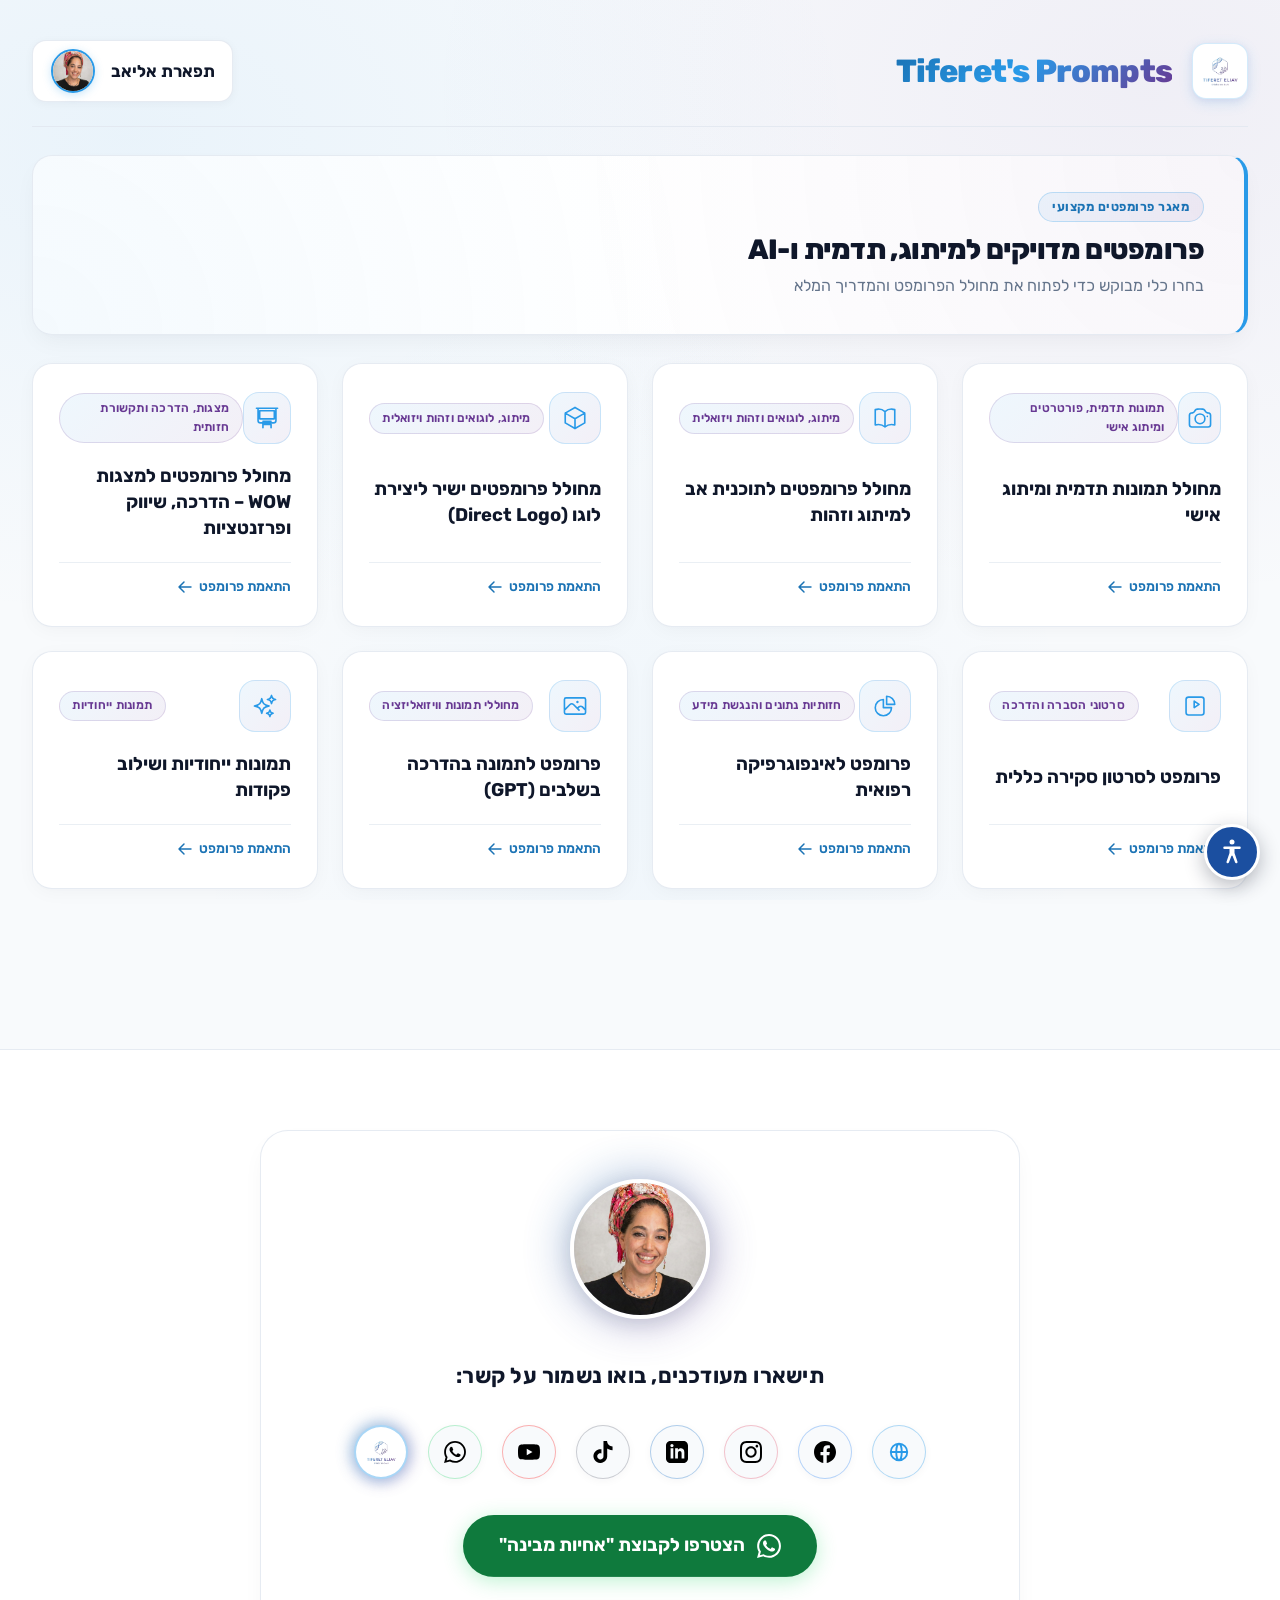
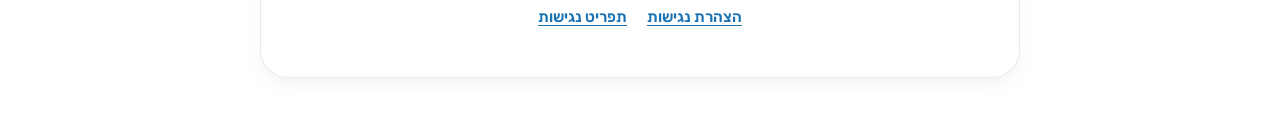
<file: index.html>
<!DOCTYPE html>
<html lang="he" dir="rtl">
<head>
  <meta charset="UTF-8">
  <meta name="viewport" content="width=device-width, initial-scale=1.0">
  <meta name="description" content="מאגר פרומפטים חדשני ומקצועי לתמונות תדמית, מיתוג ולוגואים, מצגות WOW, תקשורת רפואית ואינפוגרפיקות.">
  <title>Tiferet's Prompts | מאגר פרומפטים לתמונות תדמית, מיתוג ומצגות AI</title>
  
  <!-- Premium Fonts -->
  <link rel="preconnect" href="https://fonts.googleapis.com">
  <link rel="preconnect" href="https://fonts.gstatic.com" crossorigin>
  <link href="https://fonts.googleapis.com/css2?family=Assistant:wght@300;400;600;700&family=Inter:wght@300;400;600;700&family=Rubik:wght@300;400;600;700&display=swap" rel="stylesheet">
  
  <!-- CSS Stylesheet -->
  <link rel="stylesheet" href="index.css?v=32">

  <!-- Accessibility layer (IS 5568 / WCAG 2.0 AA) – loaded early to apply saved preferences -->
  <script src="a11y.js?v=1"></script>
</head>
<body>

  <a href="#main-content" class="skip-link">דילוג לתוכן הראשי</a>

  <!-- Premium Header -->
  <header>
    <div class="header-container">
      <div class="brand-section">
        <img src="logo.png" alt="לוגו Tiferet's Prompts" class="brand-logo">
        <div class="logo-section">
          <h1>
            <span>Tiferet's Prompts</span>
          </h1>
        </div>
      </div>
      
      <!-- User profile badge -->
      <div class="user-profile">
        <span class="user-name">תפארת אליאב</span>
        <img src="tiferet.jpeg" alt="" class="user-avatar">
      </div>
    </div>
  </header>

  <!-- Bento Grid Main Content -->
  <main class="bento-grid" id="main-content" tabindex="-1">
    
    <!-- Welcome Panel -->
    <div class="bento-card card-welcome">
      <div class="welcome-badge">מאגר פרומפטים מקצועי</div>
      <h2>פרומפטים מדויקים למיתוג, תדמית ו-AI</h2>
      <p>בחרו כלי מבוקש כדי לפתוח את מחולל הפרומפט והמדריך המלא</p>
    </div>

    <!-- Dynamic Prompt Card List -->
    <div id="prompts-list" class="span-12 prompts-grid">
      <!-- Cards will be dynamically injected here -->
    </div>

    <!-- Active Workspace (Initially Hidden) -->
    <div id="workspace" class="workspace-container span-12">
      
      <!-- Back Navigation -->
      <div class="workspace-nav">
        <button type="button" class="btn-secondary" id="btn-back-to-prompts" style="cursor: pointer;">
          <svg xmlns="http://www.w3.org/2000/svg" fill="none" viewBox="0 0 24 24" stroke-width="2.5" stroke="currentColor" class="w-4 h-4" style="width:16px;height:16px;"><path stroke-linecap="round" stroke-linejoin="round" d="M8.25 4.5l7.5 7.5-7.5 7.5" /></svg>
          חזור לרשימת הפרומפטים
        </button>
      </div>
      
      <!-- Left Card: Customization Form -->
      <section class="bento-card variables-panel">
        <h2 class="panel-title" id="workspace-title">
          <!-- Injected by JS -->
        </h2>
        
        <form id="variables-form">
          <!-- Dynamically populated variable fields go here -->
        </form>
        
        <div class="var-badge-info">
          <svg xmlns="http://www.w3.org/2000/svg" fill="none" viewBox="0 0 24 24" stroke-width="2" stroke="currentColor" class="w-4 h-4" style="width:16px;height:16px;">
            <path stroke-linecap="round" stroke-linejoin="round" d="M11.25 11.25l.041-.02a.75.75 0 111.085 1.086L12.07 14.125a3 3 0 00-4.908 1.48L6 18c0-.75.313-1.45.823-1.96L11.25 11.25zM12 7.5a.75.75 0 110-1.5.75.75 0 010 1.5z" />
          </svg>
          שדות אלו יחליפו אוטומטית את הסוגריים המסולסלים בפרומפט
        </div>
      </section>

      <!-- Right Card: Live Code View -->
      <section class="bento-card prompt-viewer-panel">
        <h2 class="panel-title">
          <svg xmlns="http://www.w3.org/2000/svg" fill="none" viewBox="0 0 24 24" stroke-width="1.5" stroke="currentColor" class="w-5 h-5" style="width:20px;height:20px;"><path stroke-linecap="round" stroke-linejoin="round" d="M17.25 6.75L22.5 12l-5.25 5.25m-10.5 0L1.5 12l5.25-5.25m7.5-3l-4.5 16.5" /></svg>
          תצוגה מקדימה וקוד פרומפט
        </h2>
        
        <div class="code-container">
          <div class="code-header">
            <div class="code-dots">
              <div class="code-dot"></div>
              <div class="code-dot"></div>
              <div class="code-dot"></div>
            </div>
            <span>master_system_prompt.txt</span>
          </div>
          <pre id="prompt-preview" class="prompt-text-block" lang="en" dir="ltr" tabindex="0" aria-label="תצוגה מקדימה של הפרומפט (באנגלית)"><!-- Injected by JS --></pre>
        </div>

        <div class="action-bar">
          <button type="button" class="btn-primary" id="btn-copy">
            <svg xmlns="http://www.w3.org/2000/svg" fill="none" viewBox="0 0 24 24" stroke-width="2" stroke="currentColor" class="w-5 h-5" style="width:20px;height:20px;"><path stroke-linecap="round" stroke-linejoin="round" d="M8.25 7.5V6.108c0-1.135.845-2.098 1.976-2.192.373-.03.748-.057 1.123-.08M15.75 18H18a2.25 2.25 0 002.25-2.25V6.108c0-1.135-.845-2.098-1.976-2.192a48.424 48.424 0 00-1.123-.08M15.75 18.75v-1.875a3.375 3.375 0 00-3.375-3.375h-1.5a1.125 1.125 0 01-1.125-1.125v-1.5A3.375 3.375 0 006.375 7.5H5.25m11.9-3.664A2.251 2.251 0 0015 2.25h-1.5a2.251 2.251 0 00-2.15 1.586m5.8 0c.065.21.1.433.1.664v.75h-6V4.5c0-.231.035-.454.1-.664M6.75 7.5H4.875c-.621 0-1.125.504-1.125 1.125v12c0 .621.504 1.125 1.125 1.125h9.75c.621 0 1.125-.504 1.125-1.125V16.5" /></svg>
            העתק פרומפט מותאם
          </button>
          
          <button type="button" class="btn-secondary" id="btn-open-drawer">
            <svg xmlns="http://www.w3.org/2000/svg" fill="none" viewBox="0 0 24 24" stroke-width="1.5" stroke="currentColor" class="w-5 h-5" style="width:20px;height:20px;"><path stroke-linecap="round" stroke-linejoin="round" d="M12 6.042A8.967 8.967 0 006 3.75c-1.052 0-2.062.18-3 .512v14.25A8.987 8.987 0 016 18c2.305 0 4.408.867 6 2.292m0-14.25a8.966 8.966 0 016-2.292c1.052 0 2.062.18 3 .512v14.25A8.987 8.987 0 0018 18a8.967 8.967 0 00-6 2.292m0-14.25v14.25" /></svg>
            קרא רקע ומדריך מלא
          </button>
        </div>
      </section>

    </div>
  </main>

  <!-- Premium Contact Footer -->
  <footer class="site-footer">
    <div class="footer-container">

      <!-- אזור פרופיל ויצירת קשר -->
      <div class="footer-contact-panel">
        
        <!-- תמונה במרכז -->
        <div class="footer-avatar-wrapper">
          <div class="avatar-glow"></div>
          <img src="tiferet.jpeg" alt="תפארת אליאב" class="footer-avatar-img">
        </div>

        <!-- קישורים לרשתות -->
        <div class="footer-social-section">
          <h4>תישארו מעודכנים, בואו נשמור על קשר:</h4>
          <div class="social-links-grid">
            <!-- Website -->
            <a href="https://tiferet-eliav.vercel.app" target="_blank" rel="noopener noreferrer" class="social-link-btn website" title="אתר (נפתח בחלון חדש)" aria-label="אתר אינטרנט של תפארת אליאב (נפתח בחלון חדש)">
              <svg fill="none" stroke="currentColor" stroke-width="2" viewBox="0 0 24 24"><path stroke-linecap="round" stroke-linejoin="round" d="M21 12a9 9 0 01-9 9m9-9a9 9 0 00-9-9m9 9H3m9 9a9 9 0 01-9-9m9 9c1.657 0 3-4.03 3-9s-1.343-9-3-9m0 18c-1.657 0-3-4.03-3-9s1.343-9 3-9m-9 9a9 9 0 019-9"/></svg>
            </a>
            <!-- Facebook -->
            <a href="https://facebook.com/tiferet.eliav" target="_blank" rel="noopener noreferrer" class="social-link-btn facebook" title="פייסבוק (נפתח בחלון חדש)" aria-label="דף פייסבוק של תפארת אליאב (נפתח בחלון חדש)">
              <svg viewBox="0 0 24 24"><path d="M24 12.073c0-6.627-5.373-12-12-12s-12 5.373-12 12c0 5.99 4.388 10.954 10.125 11.854v-8.385H7.078v-3.469h3.047V9.43c0-3.007 1.792-4.669 4.533-4.669 1.312 0 2.686.235 2.686.235v2.953H15.83c-1.491 0-1.956.925-1.956 1.874v2.25h3.328l-.532 3.469h-2.796v8.385C19.612 23.027 24 18.062 24 12.073z"/></svg>
            </a>
            <!-- Instagram -->
            <a href="https://instagram.com/tiferete?igsh=aWV5N3ZqYm1xNHJv" target="_blank" rel="noopener noreferrer" class="social-link-btn instagram" title="אינסטגרם (נפתח בחלון חדש)" aria-label="אינסטגרם של תפארת אליאב (נפתח בחלון חדש)">
              <svg viewBox="0 0 24 24"><path d="M12 2.163c3.204 0 3.584.012 4.85.07 3.252.148 4.771 1.691 4.919 4.919.058 1.265.069 1.645.069 4.849 0 3.205-.012 3.584-.069 4.849-.149 3.225-1.664 4.771-4.919 4.919-1.266.058-1.644.07-4.85.07-3.204 0-3.584-.012-4.849-.07-3.26-.149-4.771-1.699-4.919-4.92-.058-1.265-.07-1.644-.07-4.849 0-3.204.013-3.583.07-4.849.149-3.227 1.664-4.771 4.919-4.919 1.266-.057 1.645-.069 4.849-.069zm0-2.163c-3.259 0-3.667.014-4.947.072-4.358.2-6.78 2.618-6.98 6.98-.059 1.281-.073 1.689-.073 4.948 0 3.259.014 3.668.072 4.948.2 4.358 2.618 6.78 6.98 6.98 1.281.058 1.689.072 4.948.072 3.259 0 3.668-.014 4.948-.072 4.354-.2 6.782-2.618 6.979-6.98.059-1.28.073-1.689.073-4.948 0-3.259-.014-3.667-.072-4.947-.196-4.354-2.617-6.78-6.979-6.98-1.281-.059-1.69-.073-4.949-.073zm0 5.838c-3.403 0-6.162 2.759-6.162 6.162s2.759 6.163 6.162 6.163 6.162-2.759 6.162-6.163c0-3.403-2.759-6.162-6.162-6.162zm0 10.162c-2.209 0-4-1.79-4-4 0-2.209 1.791-4 4-4s4 1.791 4 4c0 2.21-1.791 4-4 4zm6.406-11.845c-.796 0-1.441.645-1.441 1.44s.645 1.44 1.441 1.44c.795 0 1.439-.645 1.439-1.44s-.644-1.44-1.439-1.44z"/></svg>
            </a>
            <!-- LinkedIn -->
            <a href="https://linkedin.com/in/tiferet-eliav" target="_blank" rel="noopener noreferrer" class="social-link-btn linkedin" title="לינקדאין (נפתח בחלון חדש)" aria-label="פרופיל לינקדאין של תפארת אליאב (נפתח בחלון חדש)">
              <svg viewBox="0 0 24 24"><path d="M19 0h-14c-2.761 0-5 2.239-5 5v14c0 2.761 2.239 5 5 5h14c2.762 0 5-2.239 5-5v-14c0-2.761-2.238-5-5-5zm-11 19h-3v-11h3v11zm-1.5-12.268c-.966 0-1.75-.79-1.75-1.764s.784-1.764 1.75-1.764 1.75.79 1.75 1.764-.783 1.764-1.75 1.764zm13.5 12.268h-3v-5.604c0-3.368-4-3.113-4 0v5.604h-3v-11h3v1.765c1.396-2.586 7-2.777 7 2.476v6.759z"/></svg>
            </a>
            <!-- TikTok -->
            <a href="https://tiktok.com/@tiferet.e?_r=1&_t=ZS-920OqqDvwq0" target="_blank" rel="noopener noreferrer" class="social-link-btn tiktok" title="טיקטוק (נפתח בחלון חדש)" aria-label="ערוץ טיקטוק של תפארת אליאב (נפתח בחלון חדש)">
              <svg viewBox="0 0 24 24"><path d="M12.525.02c1.31-.02 2.61-.01 3.91-.02.08 1.53.63 3.09 1.75 4.17 1.12 1.11 2.7 1.62 4.24 1.79v4.03c-1.44-.05-2.89-.35-4.2-.97-.57-.26-1.1-.59-1.62-.93-.01 2.92.01 5.84-.02 8.75-.08 1.4-.54 2.79-1.35 3.94-1.31 1.92-3.58 3.17-5.91 3.21-1.43.08-2.86-.31-4.08-1.03-2.02-1.19-3.44-3.37-3.65-5.71-.02-.5-.03-1-.01-1.49.18-1.9 1.12-3.72 2.58-4.96 1.66-1.44 3.98-2.13 6.15-1.72.02 1.48-.04 2.96-.04 4.44-.99-.32-2.15-.23-3.02.37-.63.41-1.11 1.04-1.36 1.75-.21.51-.15 1.07-.14 1.61.24 1.64 1.82 3.02 3.5 2.87 1.12-.01 2.19-.66 2.77-1.61.19-.33.4-.67.41-1.06.1-1.79.06-3.57.07-5.36.01-4.03-.01-8.05.02-12.07z"/></svg>
            </a>
            <!-- YouTube -->
            <a href="https://www.youtube.com/@תפארתאליאב" target="_blank" rel="noopener noreferrer" class="social-link-btn youtube" title="יוטיוב (נפתח בחלון חדש)" aria-label="ערוץ יוטיוב של תפארת אליאב (נפתח בחלון חדש)">
              <svg viewBox="0 0 24 24"><path d="M23.498 6.186a3.016 3.016 0 0 0-2.122-2.136C19.505 3.545 12 3.545 12 3.545s-7.505 0-9.377.505A3.017 3.017 0 0 0 .502 6.186C0 8.07 0 12 0 12s0 3.93.502 5.814a3.016 3.016 0 0 0 2.122 2.136c1.871.505 9.376.505 9.376.505s7.505 0 9.377-.505a3.015 3.015 0 0 0 2.122-2.136C24 15.93 24 12 24 12s0-3.93-.502-5.814zM9.545 15.568V8.432L15.818 12l-6.273 3.568z"/></svg>
            </a>
            <!-- WhatsApp Business Updated Link -->
            <a href="https://wa.me/message/JX7U4QD7PQ4NC1" target="_blank" rel="noopener noreferrer" class="social-link-btn whatsapp" title="וואטסאפ עסקי (נפתח בחלון חדש)" aria-label="יצירת קשר בוואטסאפ עסקי עם תפארת אליאב (נפתח בחלון חדש)">
              <svg viewBox="0 0 24 24"><path d="M.057 24l1.687-6.163c-1.041-1.804-1.588-3.849-1.587-5.946.003-6.556 5.338-11.891 11.893-11.891 3.181.001 6.167 1.24 8.413 3.488 2.245 2.248 3.481 5.236 3.48 8.414-.003 6.557-5.338 11.892-11.893 11.892-1.99-.001-3.951-.5-5.688-1.448l-6.305 1.654zm6.597-3.807c1.676.995 3.276 1.591 5.392 1.592 5.448 0 9.886-4.434 9.889-9.885.002-5.462-4.415-9.89-9.881-9.892-5.452 0-9.887 4.434-9.889 9.884-.001 2.225.651 3.891 1.746 5.634l-.999 3.648 3.742-.981zm11.387-5.464c-.074-.124-.272-.198-.57-.347-.297-.149-1.758-.868-2.031-.967-.272-.099-.47-.149-.669.149-.198.297-.768.967-.941 1.165-.173.198-.347.223-.644.074-.297-.149-1.255-.462-2.39-1.475-.883-.788-1.48-1.761-1.653-2.059-.173-.297-.018-.458.13-.606.134-.133.297-.347.446-.521.151-.172.2-.296.3-.495.099-.198.05-.372-.025-.521-.075-.148-.669-1.611-.916-2.206-.242-.579-.487-.5-.669-.51l-.57-.01c-.198 0-.52.074-.792.347-.272.297-1.04 1.016-1.04 2.479 0 1.463 1.065 2.876 1.213 3.074.149.198 2.096 3.2 5.077 4.487.709.306 1.263.489 1.694.626.712.226 1.36.194 1.872.118.571-.085 1.758-.719 2.006-1.413.248-.695.248-1.29.173-1.414z"/></svg>
            </a>
            <!-- לוגו מותג מעוגל וזוהר -->
            <div class="footer-logo-circle" title="לוגו תפארת אליאב">
              <div class="logo-circle-glow"></div>
              <div class="logo-circle-wrapper">
                <img src="logo.png" alt="לוגו תפארת אליאב">
              </div>
            </div>
          </div>
          
          <!-- כפתור קבוצת הוואטסאפ -->
          <div class="btn-whatsapp-group-container">
            <a href="https://chat.whatsapp.com/HBrXW35P06R6ozyRp3VyFa" target="_blank" rel="noopener noreferrer" class="btn-whatsapp-group" aria-label="הצטרפות לקבוצת אחיות מבינה בוואטסאפ (נפתח בחלון חדש)">
              <svg fill="currentColor" viewBox="0 0 24 24"><path d="M.057 24l1.687-6.163c-1.041-1.804-1.588-3.849-1.587-5.946.003-6.556 5.338-11.891 11.893-11.891 3.181.001 6.167 1.24 8.413 3.488 2.245 2.248 3.481 5.236 3.48 8.414-.003 6.557-5.338 11.892-11.893 11.892-1.99-.001-3.951-.5-5.688-1.448l-6.305 1.654zm6.597-3.807c1.676.995 3.276 1.591 5.392 1.592 5.448 0 9.886-4.434 9.889-9.885.002-5.462-4.415-9.89-9.881-9.892-5.452 0-9.887 4.434-9.889 9.884-.001 2.225.651 3.891 1.746 5.634l-.999 3.648 3.742-.981zm11.387-5.464c-.074-.124-.272-.198-.57-.347-.297-.149-1.758-.868-2.031-.967-.272-.099-.47-.149-.669.149-.198.297-.768.967-.941 1.165-.173.198-.347.223-.644.074-.297-.149-1.255-.462-2.39-1.475-.883-.788-1.48-1.761-1.653-2.059-.173-.297-.018-.458.13-.606.134-.133.297-.347.446-.521.151-.172.2-.296.3-.495.099-.198.05-.372-.025-.521-.075-.148-.669-1.611-.916-2.206-.242-.579-.487-.5-.669-.51l-.57-.01c-.198 0-.52.074-.792.347-.272.297-1.04 1.016-1.04 2.479 0 1.463 1.065 2.876 1.213 3.074.149.198 2.096 3.2 5.077 4.487.709.306 1.263.489 1.694.626.712.226 1.36.194 1.872.118.571-.085 1.758-.719 2.006-1.413.248-.695.248-1.29.173-1.414z"/></svg>
              <span>הצטרפו לקבוצת "אחיות מבינה"</span>
            </a>
          </div>

          <!-- קישורי נגישות בתחתית האתר -->
          <nav class="footer-a11y-links" aria-label="קישורי נגישות">
            <a href="accessibility.html">הצהרת נגישות</a>
            <button type="button" data-open-a11y>תפריט נגישות</button>
          </nav>
        </div>
      </div>
    </div>
  </footer>

  <!-- Sliding Details Drawer -->
  <div class="drawer-backdrop" id="drawer-backdrop" aria-hidden="true"></div>
  <div class="drawer" id="drawer" role="dialog" aria-modal="true" aria-labelledby="drawer-title" aria-describedby="drawer-subtitle" aria-hidden="true">
    <div class="drawer-header">
      <div class="drawer-header-title">
        <h3 id="drawer-title"><!-- Title --></h3>
        <p id="drawer-subtitle"><!-- Subtitle --></p>
      </div>
      <button class="btn-close" id="btn-close-drawer" aria-label="סגירת המדריך והרקע">
        <svg xmlns="http://www.w3.org/2000/svg" fill="none" viewBox="0 0 24 24" stroke-width="2" stroke="currentColor" class="w-6 h-6"><path stroke-linecap="round" stroke-linejoin="round" d="M6 18L18 6M6 6l12 12" /></svg>
      </button>
    </div>
    
    <div class="drawer-body" id="drawer-body">
      <!-- Injected background documentation goes here -->
    </div>
  </div>

  <!-- Clipboard Toast Notification -->
  <div class="toast" id="toast-copy" role="status" aria-live="polite">
    <span class="toast-icon">
      <svg xmlns="http://www.w3.org/2000/svg" fill="none" viewBox="0 0 24 24" stroke-width="2.5" stroke="currentColor" class="w-5 h-5" style="width:20px;height:20px;"><path stroke-linecap="round" stroke-linejoin="round" d="M4.5 12.75l6 6 9-13.5" /></svg>
    </span>
    <span class="toast-text">הפרומפט הועתק ללוח בהצלחה!</span>
  </div>

  <!-- Load script files -->
  <script src="prompts_data.js?v=31"></script>
  <script src="index.js?v=31"></script>
</body>
</html>
</file>
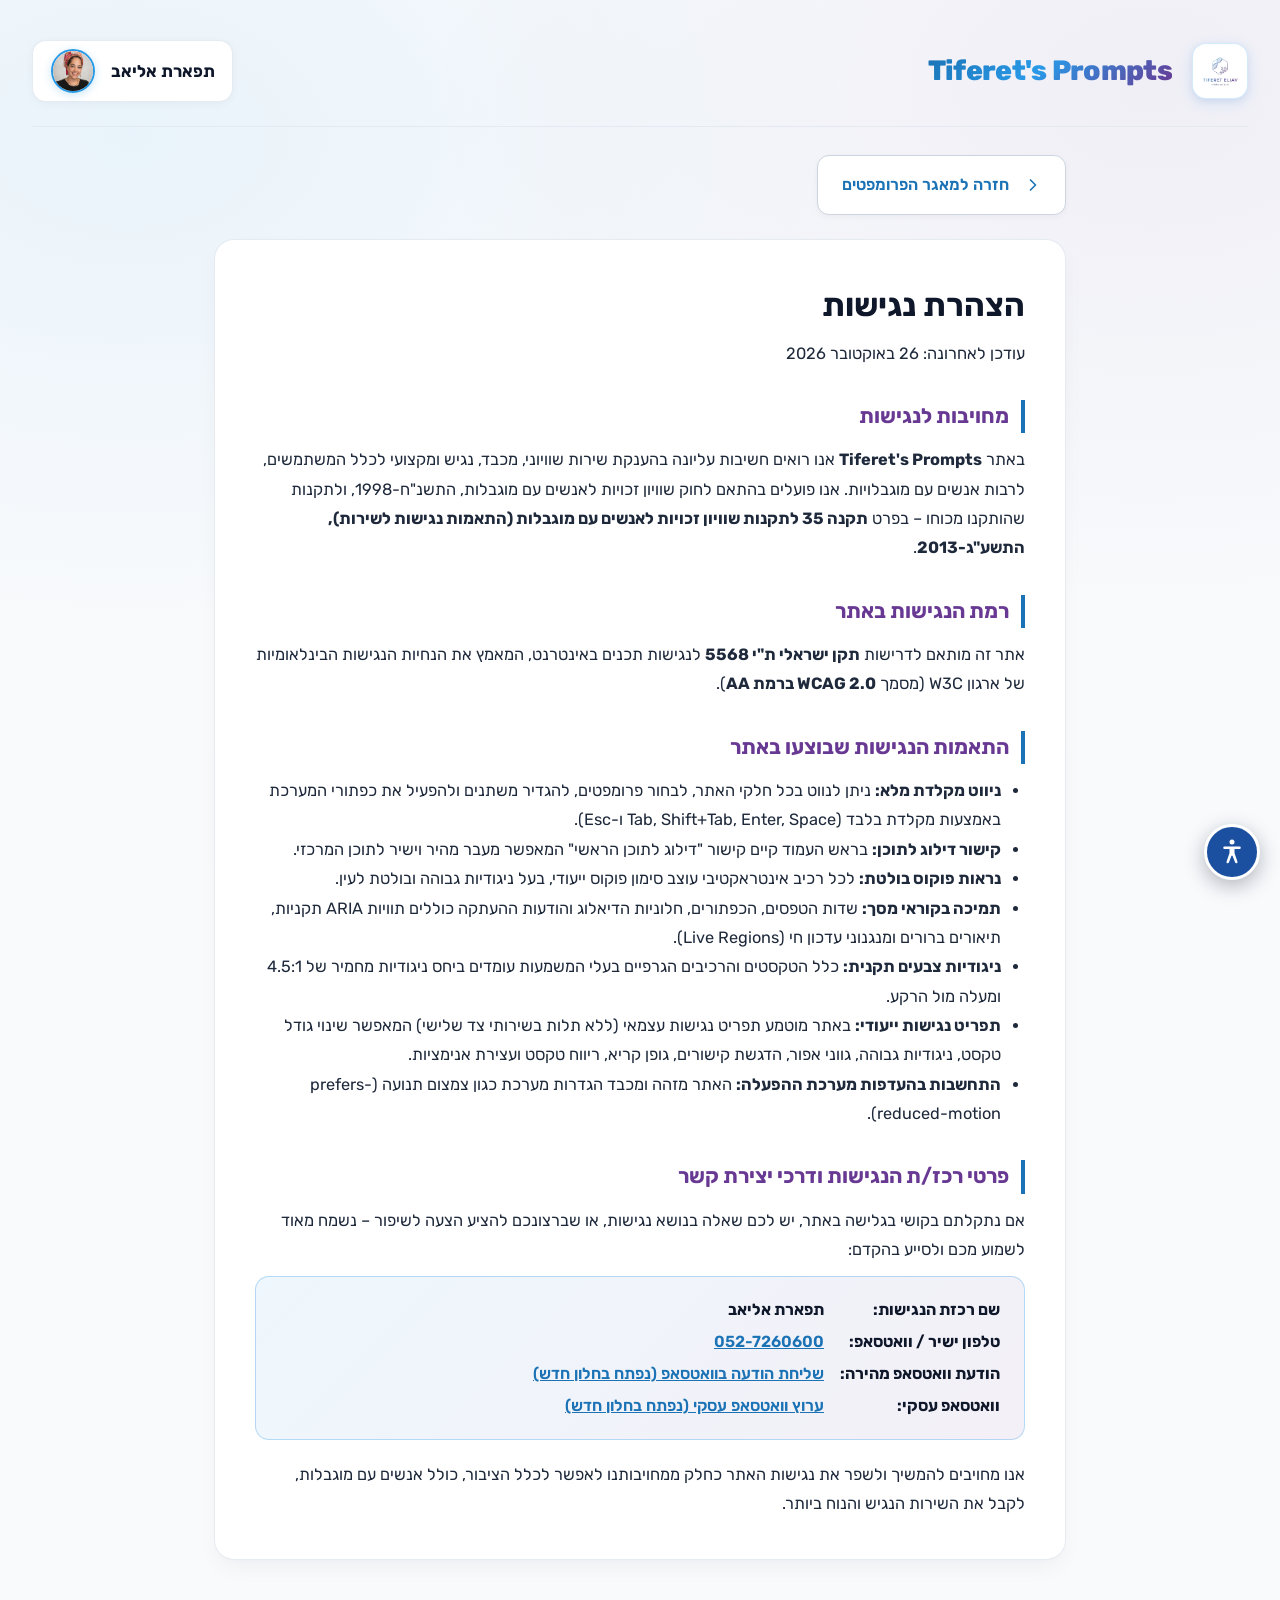
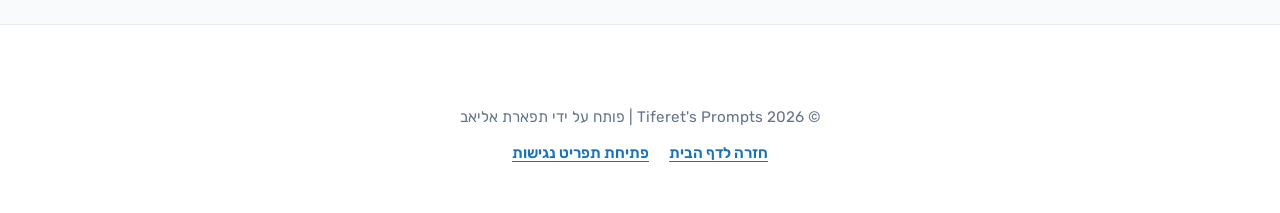
<file: accessibility.html>
<!DOCTYPE html>
<html lang="he" dir="rtl">
<head>
  <meta charset="UTF-8">
  <meta name="viewport" content="width=device-width, initial-scale=1.0">
  <meta name="description" content="הצהרת נגישות לאתר Tiferet's Prompts – מידע על התאמות הנגישות, דרכי השימוש ופרטי רכז הנגישות.">
  <title>הצהרת נגישות | Tiferet's Prompts</title>
  
  <!-- Premium Fonts -->
  <link rel="preconnect" href="https://fonts.googleapis.com">
  <link rel="preconnect" href="https://fonts.gstatic.com" crossorigin>
  <link href="https://fonts.googleapis.com/css2?family=Assistant:wght@300;400;600;700&family=Inter:wght@300;400;600;700&family=Rubik:wght@300;400;600;700&display=swap" rel="stylesheet">
  
  <!-- CSS Stylesheet -->
  <link rel="stylesheet" href="index.css?v=32">

  <!-- Accessibility layer (IS 5568 / WCAG 2.0 AA) -->
  <script src="a11y.js?v=1"></script>
</head>
<body>

  <a href="#main-content" class="skip-link">דילוג לתוכן הראשי</a>

  <!-- Header -->
  <header>
    <div class="header-container">
      <div class="brand-section">
        <a href="index.html" style="display: flex; align-items: center; gap: 1.25rem; text-decoration: none; color: inherit;">
          <img src="logo.png" alt="לוגו Tiferet's Prompts" class="brand-logo">
          <div class="logo-section">
            <h1 style="font-size: 1.75rem;">
              <span>Tiferet's Prompts</span>
            </h1>
          </div>
        </a>
      </div>
      
      <div class="user-profile">
        <span class="user-name">תפארת אליאב</span>
        <img src="tiferet.jpeg" alt="" class="user-avatar">
      </div>
    </div>
  </header>

  <!-- Main Content: Statement -->
  <main class="statement-page" id="main-content" tabindex="-1">
    <div style="margin-bottom: 1.5rem;">
      <a href="index.html" class="btn-secondary" style="display: inline-flex; width: auto; text-decoration: none;">
        <svg xmlns="http://www.w3.org/2000/svg" fill="none" viewBox="0 0 24 24" stroke-width="2.5" stroke="currentColor" style="width:16px;height:16px;margin-left:0.5rem;" aria-hidden="true"><path stroke-linecap="round" stroke-linejoin="round" d="M8.25 4.5l7.5 7.5-7.5 7.5" /></svg>
        חזרה למאגר הפרומפטים
      </a>
    </div>

    <article class="bento-card">
      <h1>הצהרת נגישות</h1>
      <p class="statement-meta">עודכן לאחרונה: 26 באוקטובר 2026</p>

      <h2>מחויבות לנגישות</h2>
      <p>
        באתר <strong>Tiferet's Prompts</strong> אנו רואים חשיבות עליונה בהענקת שירות שוויוני, מכבד, נגיש ומקצועי לכלל המשתמשים, לרבות אנשים עם מוגבלויות.
        אנו פועלים בהתאם לחוק שוויון זכויות לאנשים עם מוגבלות, התשנ"ח-1998, ולתקנות שהותקנו מכוחו – בפרט <strong>תקנה 35 לתקנות שוויון זכויות לאנשים עם מוגבלות (התאמות נגישות לשירות), התשע"ג-2013</strong>.
      </p>

      <h2>רמת הנגישות באתר</h2>
      <p>
        אתר זה מותאם לדרישות <strong>תקן ישראלי ת"י 5568</strong> לנגישות תכנים באינטרנט, המאמץ את הנחיות הנגישות הבינלאומיות של ארגון W3C (מסמך <strong>WCAG 2.0 ברמת AA</strong>).
      </p>

      <h2>התאמות הנגישות שבוצעו באתר</h2>
      <ul>
        <li><strong>ניווט מקלדת מלא:</strong> ניתן לנווט בכל חלקי האתר, לבחור פרומפטים, להגדיר משתנים ולהפעיל את כפתורי המערכת באמצעות מקלדת בלבד (Tab, Shift+Tab, Enter, Space ו-Esc).</li>
        <li><strong>קישור דילוג לתוכן:</strong> בראש העמוד קיים קישור "דילוג לתוכן הראשי" המאפשר מעבר מהיר וישיר לתוכן המרכזי.</li>
        <li><strong>נראות פוקוס בולטת:</strong> לכל רכיב אינטראקטיבי עוצב סימון פוקוס ייעודי, בעל ניגודיות גבוהה ובולטת לעין.</li>
        <li><strong>תמיכה בקוראי מסך:</strong> שדות הטפסים, הכפתורים, חלוניות הדיאלוג והודעות ההעתקה כוללים תוויות ARIA תקניות, תיאורים ברורים ומנגנוני עדכון חי (Live Regions).</li>
        <li><strong>ניגודיות צבעים תקנית:</strong> כלל הטקסטים והרכיבים הגרפיים בעלי המשמעות עומדים ביחס ניגודיות מחמיר של 4.5:1 ומעלה מול הרקע.</li>
        <li><strong>תפריט נגישות ייעודי:</strong> באתר מוטמע תפריט נגישות עצמאי (ללא תלות בשירותי צד שלישי) המאפשר שינוי גודל טקסט, ניגודיות גבוהה, גווני אפור, הדגשת קישורים, גופן קריא, ריווח טקסט ועצירת אנימציות.</li>
        <li><strong>התחשבות בהעדפות מערכת ההפעלה:</strong> האתר מזהה ומכבד הגדרות מערכת כגון צמצום תנועה (prefers-reduced-motion).</li>
      </ul>

      <h2>פרטי רכז/ת הנגישות ודרכי יצירת קשר</h2>
      <p>
        אם נתקלתם בקושי בגלישה באתר, יש לכם שאלה בנושא נגישות, או שברצונכם להציע הצעה לשיפור – נשמח מאוד לשמוע מכם ולסייע בהקדם:
      </p>

      <div class="statement-contact">
        <dl>
          <dt>שם רכזת הנגישות:</dt>
          <dd><strong>תפארת אליאב</strong></dd>

          <dt>טלפון ישיר / וואטסאפ:</dt>
          <dd><a href="tel:0527260600" dir="ltr">052-7260600</a></dd>

          <dt>הודעת וואטסאפ מהירה:</dt>
          <dd><a href="https://wa.me/972527260600" target="_blank" rel="noopener noreferrer">שליחת הודעה בוואטסאפ (נפתח בחלון חדש)</a></dd>

          <dt>וואטסאפ עסקי:</dt>
          <dd><a href="https://wa.me/message/JX7U4QD7PQ4NC1" target="_blank" rel="noopener noreferrer">ערוץ וואטסאפ עסקי (נפתח בחלון חדש)</a></dd>
        </dl>
      </div>

      <p style="margin-top: 1.25rem;">
        אנו מחויבים להמשיך ולשפר את נגישות האתר כחלק ממחויבותנו לאפשר לכלל הציבור, כולל אנשים עם מוגבלות, לקבל את השירות הנגיש והנוח ביותר.
      </p>
    </article>
  </main>

  <!-- Footer -->
  <footer class="site-footer" style="margin-top: 2rem;">
    <div class="footer-container" style="text-align: center;">
      <p style="color: var(--text-muted); font-size: 0.95rem;">
        © 2026 Tiferet's Prompts | פותח על ידי תפארת אליאב
      </p>
      <div class="footer-a11y-links" style="margin-top: 0.75rem;">
        <a href="index.html">חזרה לדף הבית</a>
        <button type="button" data-open-a11y>פתיחת תפריט נגישות</button>
      </div>
    </div>
  </footer>

</body>
</html>
</file>
<file: index.css>
/* 
 * Premium Design System for Tiferet Eliav - Diabetes & AI
 * Features: Light Medical-Tech Theme, Bento Grid, Azure-to-Violet Logo Gradient, Glassmorphism, RTL Layout
 */

:root {
  /* Brand Palette (Derived directly from the Tiferet Eliav Logo) */
  --bg-color: #f8fafc;
  --bg-surface: #ffffff;
  --panel-bg: rgba(255, 255, 255, 0.92);
  --panel-border: rgba(226, 232, 240, 0.85);
  --panel-border-hover: rgba(41, 154, 232, 0.35);
  
  --text-main: #0f172a;
  --text-muted: #64748b;
  --text-dim: #64748b; /* a11y: was #94a3b8 (2.6:1) – now ≥4.5:1 on white */
  
  /* Primary Brand Tones from Logo */
  --primary-azure: #299ae8;        /* Azure/Cyan Electric Blue (DNA / Left of Logo) */
  --primary-azure-light: #e0f2fe;  /* Soft Ice Blue */
  --primary-azure-dark: #1b73b5;
  
  --primary-violet: #683993;       /* Royal Violet / Amethyst Purple (Circuit / Right of Logo) */
  --primary-violet-light: #f3e8ff; /* Soft Lavender */
  --primary-violet-dark: #4e2671;
  
  /* Backward-compatible aliases for JS / Data references */
  --primary-teal: #299ae8;
  --primary-teal-dark: #1b73b5;
  --primary-teal-light: #e0f2fe;
  --accent-purple: #683993;

  /* Signature 135deg Gradient from Logo (a11y: starts at darker azure so white text passes 4.5:1) */
  --brand-gradient: linear-gradient(135deg, #1b73b5 0%, #683993 100%);
  --brand-gradient-hover: linear-gradient(135deg, #18669f 0%, #582e7f 100%);
  --brand-gradient-soft: linear-gradient(135deg, rgba(41, 154, 232, 0.08) 0%, rgba(104, 57, 147, 0.08) 100%);
  --brand-border-gradient: linear-gradient(135deg, rgba(41, 154, 232, 0.4) 0%, rgba(104, 57, 147, 0.4) 100%);

  /* Light Theme Elevation & Shadows */
  --card-shadow: 0 10px 25px -5px rgba(15, 23, 42, 0.05), 0 8px 10px -6px rgba(15, 23, 42, 0.02);
  --card-shadow-hover: 0 20px 35px -5px rgba(41, 154, 232, 0.12), 0 10px 15px -5px rgba(104, 57, 147, 0.08);
  --glow-azure: 0 0 20px rgba(41, 154, 232, 0.25);
  --glow-violet: 0 0 20px rgba(104, 57, 147, 0.25);

  /* Fonts */
  --font-sans: 'Inter', system-ui, -apple-system, sans-serif;
  --font-hebrew: 'Rubik', 'Assistant', sans-serif;
  --font-rubik: 'Rubik', sans-serif;
  
  /* Transitions */
  --transition-fast: 0.2s cubic-bezier(0.4, 0, 0.2, 1);
  --transition-medium: 0.4s cubic-bezier(0.4, 0, 0.2, 1);
}

* {
  box-sizing: border-box;
  margin: 0;
  padding: 0;
}

body {
  background-color: var(--bg-color);
  color: var(--text-main);
  font-family: var(--font-hebrew), var(--font-sans);
  direction: rtl;
  text-align: right;
  line-height: 1.6;
  overflow-x: hidden;
  position: relative;
  background-image: 
    radial-gradient(at 10% 15%, rgba(41, 154, 232, 0.07) 0px, transparent 45%),
    radial-gradient(at 90% 10%, rgba(104, 57, 147, 0.06) 0px, transparent 45%),
    radial-gradient(at 50% 90%, rgba(41, 154, 232, 0.04) 0px, transparent 50%);
  background-attachment: fixed;
  min-height: 100vh;
}

/* Header section */
header {
  padding: 2.5rem 2rem 1.75rem 2rem;
  max-width: 1400px;
  margin: 0 auto;
  position: relative;
}

.header-container {
  display: flex;
  justify-content: space-between;
  align-items: center;
  border-bottom: 1px solid var(--panel-border);
  padding-bottom: 1.5rem;
}

.brand-section {
  display: flex;
  align-items: center;
  gap: 1.25rem;
}

.brand-logo {
  height: 56px;
  width: auto;
  border-radius: 14px;
  background: #ffffff;
  padding: 4px;
  box-shadow: 0 4px 14px rgba(41, 154, 232, 0.15), 0 2px 6px rgba(104, 57, 147, 0.08);
  border: 1px solid rgba(41, 154, 232, 0.2);
  transition: transform var(--transition-fast), box-shadow var(--transition-fast);
}

.brand-logo:hover {
  transform: scale(1.05);
  box-shadow: 0 6px 20px rgba(41, 154, 232, 0.22), 0 3px 10px rgba(104, 57, 147, 0.15);
}

.logo-section h1 {
  font-size: 2rem;
  font-weight: 800;
  letter-spacing: -0.025em;
  background: linear-gradient(135deg, #1b73b5 0%, #299ae8 45%, #683993 100%);
  -webkit-background-clip: text;
  -webkit-text-fill-color: transparent;
  display: flex;
  align-items: center;
  gap: 0.75rem;
  line-height: 1.2;
}



.logo-section p {
  color: var(--text-muted);
  font-size: 0.95rem;
  margin-top: 0.25rem;
  font-weight: 400;
}

.glow-pill {
  background: rgba(41, 154, 232, 0.1);
  border: 1px solid rgba(41, 154, 232, 0.25);
  color: var(--primary-azure-dark);
  padding: 0.25rem 0.75rem;
  border-radius: 9999px;
  font-size: 0.75rem;
  font-weight: 600;
  letter-spacing: 0.05em;
  box-shadow: 0 0 15px rgba(41, 154, 232, 0.1);
}

/* User profile details */
.user-profile {
  display: flex;
  align-items: center;
  gap: 1rem;
  background: #ffffff;
  padding: 0.5rem 1.1rem;
  border-radius: 14px;
  border: 1px solid var(--panel-border);
  box-shadow: 0 2px 10px rgba(15, 23, 42, 0.04);
}

.user-name {
  font-weight: 700;
  color: var(--text-main);
  font-size: 1.05rem;
}

.user-avatar {
  width: 44px;
  height: 44px;
  border-radius: 50%;
  object-fit: cover;
  border: 2px solid var(--primary-azure);
  box-shadow: 0 2px 8px rgba(41, 154, 232, 0.25);
}

/* Main Container - Bento Grid */
.bento-grid {
  display: grid;
  grid-template-columns: repeat(12, 1fr);
  gap: 1.75rem;
  max-width: 1400px;
  margin: 0 auto;
  padding: 0 2rem 4rem 2rem;
}

/* Cards bases */
.bento-card {
  background: var(--bg-surface);
  backdrop-filter: blur(16px);
  -webkit-backdrop-filter: blur(16px);
  border: 1px solid var(--panel-border);
  border-radius: 20px;
  padding: 2rem;
  box-shadow: var(--card-shadow);
  transition: transform var(--transition-medium), border-color var(--transition-fast), box-shadow var(--transition-medium);
  position: relative;
  overflow: hidden;
}

.bento-card::before {
  content: '';
  position: absolute;
  top: 0;
  left: 0;
  right: 0;
  height: 3px;
  background: var(--brand-gradient);
  opacity: 0;
  transition: opacity var(--transition-medium);
}

.bento-card:hover {
  transform: translateY(-4px);
  border-color: rgba(41, 154, 232, 0.35);
  box-shadow: var(--card-shadow-hover);
}

.bento-card:hover::before {
  opacity: 1;
}

/* Bento Item Spans */
.span-4 { grid-column: span 4; }
.span-8 { grid-column: span 8; }
.span-12 { grid-column: span 12; }

/* Welcome Hero */
.card-welcome {
  grid-column: span 12;
  display: flex;
  flex-direction: column;
  justify-content: center;
  align-items: flex-start;
  background: radial-gradient(circle at 100% 0%, rgba(104, 57, 147, 0.05) 0%, transparent 55%),
              radial-gradient(circle at 0% 100%, rgba(41, 154, 232, 0.05) 0%, transparent 55%),
              #ffffff;
  border-right: 4px solid var(--primary-azure);
  padding: 2.25rem 2.5rem;
  border-radius: 20px;
}

.welcome-badge {
  display: inline-flex;
  align-items: center;
  gap: 0.4rem;
  font-size: 0.78rem;
  font-weight: 700;
  letter-spacing: 0.04em;
  color: var(--primary-azure-dark);
  background: var(--brand-gradient-soft);
  border: 1px solid rgba(41, 154, 232, 0.25);
  padding: 0.25rem 0.85rem;
  border-radius: 9999px;
  margin-bottom: 0.65rem;
}

.card-welcome h2 {
  font-size: 1.75rem;
  font-weight: 800;
  letter-spacing: -0.02em;
  color: var(--text-main);
  margin-bottom: 0.35rem;
  line-height: 1.3;
}

.card-welcome p {
  color: var(--text-muted);
  max-width: 650px;
  font-size: 1rem;
  line-height: 1.5;
  font-weight: 400;
}

/* Prompts Grid */
.prompts-grid {
  display: grid;
  grid-template-columns: repeat(auto-fill, minmax(280px, 1fr));
  gap: 1.5rem;
}

/* Prompt Card - Minimalist, spacious & elegant */
.prompt-card {
  cursor: pointer;
  display: flex;
  flex-direction: column;
  justify-content: space-between;
  align-items: stretch;
  text-align: right;
  padding: 1.75rem 1.6rem;
  min-height: 200px;
  height: auto;
  background: #ffffff;
  border: 1px solid var(--panel-border);
  border-radius: 20px;
  box-shadow: 0 4px 20px -2px rgba(15, 23, 42, 0.04), 0 2px 6px -1px rgba(15, 23, 42, 0.02);
  transition: all var(--transition-medium);
  position: relative;
  overflow: hidden;
}

.prompt-card::before {
  content: '';
  position: absolute;
  top: 0;
  left: 0;
  right: 0;
  height: 3px;
  background: var(--brand-gradient);
  opacity: 0;
  transition: opacity var(--transition-medium);
}

.prompt-card:hover {
  transform: translateY(-5px);
  border-color: rgba(41, 154, 232, 0.4);
  box-shadow: 0 16px 35px -5px rgba(41, 154, 232, 0.12), 0 6px 14px -2px rgba(104, 57, 147, 0.06);
}

.prompt-card:hover::before {
  opacity: 1;
}

.prompt-card-active {
  border-color: var(--primary-azure);
  box-shadow: 0 12px 30px rgba(41, 154, 232, 0.18), 0 0 0 1px var(--primary-azure);
  background: #ffffff;
}

.prompt-card-top {
  display: flex;
  justify-content: space-between;
  align-items: center;
  margin-bottom: 1.25rem;
}

.prompt-icon {
  width: 52px;
  height: 52px;
  border-radius: 16px;
  background: var(--brand-gradient-soft);
  color: var(--primary-azure);
  border: 1px solid rgba(41, 154, 232, 0.2);
  display: flex;
  align-items: center;
  justify-content: center;
  transition: transform var(--transition-fast), background var(--transition-fast), color var(--transition-fast), box-shadow var(--transition-fast);
}

.prompt-icon svg {
  width: 26px;
  height: 26px;
}

.prompt-card:hover .prompt-icon {
  transform: scale(1.08);
  background: var(--brand-gradient);
  color: #ffffff;
  border-color: transparent;
  box-shadow: 0 6px 18px rgba(41, 154, 232, 0.35);
}

.prompt-category {
  font-size: 0.75rem;
  background: var(--brand-gradient-soft);
  padding: 0.3rem 0.8rem;
  border-radius: 9999px;
  color: var(--primary-violet);
  border: 1px solid rgba(104, 57, 147, 0.16);
  font-weight: 600;
  letter-spacing: 0.02em;
}

.prompt-card-main {
  flex-grow: 1;
  display: flex;
  align-items: center;
  margin-bottom: 1.25rem;
}

.prompt-card-title {
  font-size: 1.15rem;
  font-weight: 700;
  color: var(--text-main);
  line-height: 1.4;
  margin: 0;
  transition: color var(--transition-fast);
}

.prompt-card:hover .prompt-card-title {
  color: var(--primary-azure-dark);
}

.prompt-card-footer {
  border-top: 1px solid rgba(226, 232, 240, 0.7);
  padding-top: 0.85rem;
  display: flex;
  align-items: center;
  justify-content: flex-start;
}

.prompt-action-link {
  font-size: 0.85rem;
  font-weight: 600;
  color: var(--primary-azure-dark);
  display: inline-flex;
  align-items: center;
  gap: 0.4rem;
  transition: gap var(--transition-fast), color var(--transition-fast);
}

.action-arrow {
  width: 15px;
  height: 15px;
  transition: transform var(--transition-fast);
}

.prompt-card:hover .prompt-action-link {
  color: var(--primary-violet);
}

.prompt-card:hover .action-arrow {
  transform: translateX(-4px);
}

/* Prompt Workspace Area */
.workspace-container {
  grid-column: span 12;
  display: none;
  grid-template-columns: repeat(12, 1fr);
  gap: 1.75rem;
  opacity: 0;
  transform: translateY(30px);
}

.workspace-container.active {
  display: grid;
  animation: slideFadeIn 0.6s cubic-bezier(0.16, 1, 0.3, 1) forwards;
}

@keyframes slideFadeIn {
  to {
    opacity: 1;
    transform: translateY(0);
  }
}

.variables-panel {
  grid-column: span 5;
  display: flex;
  flex-direction: column;
}

.prompt-viewer-panel {
  grid-column: span 7;
  display: flex;
  flex-direction: column;
  position: relative;
}

/* Panel Titles */
.panel-title {
  font-size: 1.25rem;
  font-weight: 700;
  margin-bottom: 1.5rem;
  color: var(--text-main);
  display: flex;
  align-items: center;
  gap: 0.5rem;
  border-bottom: 1px solid var(--panel-border);
  padding-bottom: 0.75rem;
}

/* Variables Form */
.var-input-group {
  margin-bottom: 1.5rem;
}

.var-input-group label,
.var-input-group .var-group-label {
  display: block;
  font-size: 0.9rem;
  color: #334155;
  margin-bottom: 0.5rem;
  font-weight: 600;
}

.var-input-group input, 
.var-input-group textarea,
.var-input-group select {
  width: 100%;
  background: #ffffff;
  border: 1px solid #cbd5e1;
  border-radius: 10px;
  color: var(--text-main);
  padding: 0.85rem 1rem;
  font-family: var(--font-hebrew);
  font-size: 0.95rem;
  outline: none;
  box-shadow: 0 1px 3px rgba(0, 0, 0, 0.04);
  transition: border-color var(--transition-fast), box-shadow var(--transition-fast);
}

.var-input-group input:focus, 
.var-input-group textarea:focus,
.var-input-group select:focus {
  border-color: var(--primary-azure);
  box-shadow: 0 0 0 3px rgba(41, 154, 232, 0.2);
}

.var-input-group select option {
  background: #ffffff;
  color: #0f172a;
  padding: 0.5rem;
}

.var-input-group textarea {
  resize: vertical;
  min-height: 80px;
}

.var-badge-info {
  display: inline-flex;
  align-items: center;
  gap: 0.35rem;
  font-size: 0.8rem;
  color: var(--primary-azure-dark);
  background: var(--brand-gradient-soft);
  padding: 0.5rem 1rem;
  border-radius: 8px;
  border: 1px solid rgba(41, 154, 232, 0.2);
  margin-top: 1rem;
  font-weight: 500;
}

/* Prompt Code Block - Sleek dark terminal contrast for maximum readability */
.code-container {
  position: relative;
  background: #0b0f19;
  border: 1px solid #1e293b;
  border-radius: 14px;
  flex-grow: 1;
  display: flex;
  flex-direction: column;
  overflow: hidden;
  max-height: 520px;
  box-shadow: 0 8px 24px rgba(15, 23, 42, 0.12);
}

.code-header {
  background: #111827;
  border-bottom: 1px solid #1f2937;
  padding: 0.75rem 1.25rem;
  display: flex;
  justify-content: space-between;
  align-items: center;
  font-family: var(--font-sans);
  font-size: 0.85rem;
  color: #94a3b8;
}

.code-dots {
  display: flex;
  gap: 6px;
}

.code-dot {
  width: 10px;
  height: 10px;
  border-radius: 50%;
  background: rgba(255, 255, 255, 0.15);
}

.code-dot:nth-child(1) { background: #ef4444; }
.code-dot:nth-child(2) { background: #eab308; }
.code-dot:nth-child(3) { background: #22c55e; }

.prompt-text-block {
  padding: 1.5rem;
  overflow-y: auto;
  font-family: monospace;
  font-size: 0.9rem;
  color: #f1f5f9;
  text-align: left;
  direction: ltr;
  white-space: pre-wrap;
  line-height: 1.6;
  flex-grow: 1;
}

.prompt-text-block mark {
  background: rgba(41, 154, 232, 0.35);
  color: #e0f2fe;
  border-bottom: 2px solid var(--primary-azure);
  padding: 0 4px;
  border-radius: 2px;
  font-weight: bold;
}

/* Action Buttons */
.action-bar {
  display: flex;
  gap: 1rem;
  margin-top: 1.25rem;
}

.btn-primary {
  flex-grow: 1;
  background: var(--brand-gradient);
  color: #ffffff;
  font-weight: 700;
  border: none;
  padding: 1rem 2rem;
  border-radius: 12px;
  cursor: pointer;
  display: flex;
  align-items: center;
  justify-content: center;
  gap: 0.5rem;
  transition: transform var(--transition-fast), box-shadow var(--transition-fast), filter var(--transition-fast);
  box-shadow: 0 4px 15px rgba(41, 154, 232, 0.35);
  font-size: 1rem;
}

.btn-primary:hover {
  transform: translateY(-2px);
  box-shadow: 0 8px 25px rgba(41, 154, 232, 0.45);
  filter: brightness(1.06);
}

.btn-primary:active {
  transform: translateY(0);
}

.btn-secondary {
  background: #ffffff;
  color: var(--text-main);
  border: 1px solid #cbd5e1;
  padding: 1rem 1.5rem;
  border-radius: 12px;
  cursor: pointer;
  display: flex;
  align-items: center;
  justify-content: center;
  gap: 0.5rem;
  font-weight: 600;
  box-shadow: 0 2px 6px rgba(0, 0, 0, 0.04);
  transition: background var(--transition-fast), border-color var(--transition-fast), color var(--transition-fast);
}

.btn-secondary:hover {
  background: #f1f5f9;
  border-color: var(--primary-azure);
  color: var(--primary-azure-dark);
}

/* Drawer CSS */
.drawer-backdrop {
  position: fixed;
  top: 0;
  left: 0;
  right: 0;
  bottom: 0;
  background: rgba(15, 23, 42, 0.45);
  backdrop-filter: blur(8px);
  z-index: 1000;
  opacity: 0;
  pointer-events: none;
  transition: opacity var(--transition-medium);
}

.drawer-backdrop.open {
  opacity: 1;
  pointer-events: auto;
}

.drawer {
  position: fixed;
  top: 0;
  bottom: 0;
  right: -550px;
  width: 550px;
  max-width: 100vw;
  background: #ffffff;
  border-left: 1px solid var(--panel-border);
  box-shadow: -10px 0 40px rgba(15, 23, 42, 0.15);
  z-index: 1001;
  visibility: hidden; /* a11y: keep off-screen drawer out of Tab order */
  transition: right var(--transition-medium), visibility 0s linear 0.4s;
  display: flex;
  flex-direction: column;
}

.drawer.open {
  right: 0;
  visibility: visible;
  transition: right var(--transition-medium), visibility 0s;
}

.drawer-header {
  padding: 1.5rem 2rem;
  border-bottom: 1px solid var(--panel-border);
  display: flex;
  justify-content: space-between;
  align-items: center;
  background: #f8fafc;
}

.drawer-header-title h3 {
  font-size: 1.4rem;
  font-weight: 700;
  color: var(--text-main);
}

.drawer-header-title p {
  color: var(--text-muted);
  font-size: 0.85rem;
  margin-top: 0.25rem;
}

.btn-close {
  background: #ffffff;
  border: 1px solid var(--panel-border);
  color: var(--text-muted);
  border-radius: 50%;
  width: 40px;
  height: 40px;
  display: flex;
  align-items: center;
  justify-content: center;
  cursor: pointer;
  transition: background var(--transition-fast), color var(--transition-fast), border-color var(--transition-fast);
}

.btn-close:hover {
  background: #f1f5f9;
  color: var(--text-main);
  border-color: #cbd5e1;
}

.drawer-body {
  padding: 2.5rem 2rem;
  overflow-y: auto;
  flex-grow: 1;
}

.drawer-body h4 {
  font-size: 1.15rem;
  color: var(--primary-violet);
  margin-top: 2rem;
  margin-bottom: 1rem;
  border-right: 3px solid var(--primary-azure);
  padding-right: 0.75rem;
  font-weight: 700;
}

.drawer-body h4:first-of-type {
  margin-top: 0;
}

.drawer-body p {
  font-size: 0.975rem;
  color: #334155;
  margin-bottom: 1.25rem;
  text-align: justify;
  line-height: 1.7;
}

.drawer-body ul, 
.drawer-body ol {
  margin-right: 1.5rem;
  margin-bottom: 1.5rem;
  color: #334155;
}

.drawer-body li {
  margin-bottom: 0.5rem;
  line-height: 1.6;
}

/* Tables in drawer */
.table-container {
  overflow-x: auto;
  margin: 1.5rem 0;
  border-radius: 10px;
  border: 1px solid var(--panel-border);
  box-shadow: 0 2px 8px rgba(0, 0, 0, 0.04);
}

table {
  width: 100%;
  border-collapse: collapse;
  font-size: 0.85rem;
  text-align: right;
}

th {
  background: #f1f5f9;
  color: var(--primary-azure-dark);
  font-weight: 700;
  padding: 0.75rem 1rem;
  border-bottom: 1px solid var(--panel-border);
}

td {
  padding: 0.75rem 1rem;
  border-bottom: 1px solid var(--panel-border);
  color: #475569;
  line-height: 1.5;
  background: #ffffff;
}

tr:last-child td {
  border-bottom: none;
}

tr:nth-child(even) td {
  background: #f8fafc;
}

.drawer-sources {
  margin-top: 3rem;
  padding-top: 1.5rem;
  border-top: 1px solid var(--panel-border);
}

.source-item {
  display: flex;
  align-items: center;
  gap: 0.5rem;
  font-size: 0.85rem;
  margin-bottom: 0.75rem;
  color: var(--text-muted);
}

.source-item a {
  color: var(--primary-azure-dark);
  text-decoration: none;
  font-weight: 600;
  transition: text-decoration var(--transition-fast);
}

.source-item a:hover {
  text-decoration: underline;
  color: var(--primary-violet);
}

/* Custom Scrollbar for premium clean vibe */
::-webkit-scrollbar {
  width: 8px;
  height: 8px;
}

::-webkit-scrollbar-track {
  background: #f1f5f9;
}

::-webkit-scrollbar-thumb {
  background: #cbd5e1;
  border-radius: 99px;
}

::-webkit-scrollbar-thumb:hover {
  background: var(--primary-azure);
}

/* Toast Success Notification */
.toast {
  position: fixed;
  bottom: 2rem;
  left: 2rem;
  background: #0f172a;
  border: 1px solid rgba(41, 154, 232, 0.4);
  box-shadow: 0 10px 30px rgba(15, 23, 42, 0.25);
  padding: 1rem 1.5rem;
  border-radius: 12px;
  display: flex;
  align-items: center;
  gap: 0.75rem;
  color: #ffffff;
  z-index: 2000;
  transform: translateY(100px);
  opacity: 0;
  transition: transform var(--transition-medium), opacity var(--transition-medium);
}

.toast.show {
  transform: translateY(0);
  opacity: 1;
}

.toast-icon {
  color: var(--primary-azure);
}

/* Responsive Grid Design rules */
@media (max-width: 1024px) {
  .span-4 { grid-column: span 6; }
  .span-8 { grid-column: span 12; }
  .variables-panel { grid-column: span 12; }
  .prompt-viewer-panel { grid-column: span 12; }
  .drawer { width: 100%; right: -100%; }
}

@media (max-width: 640px) {
  .span-4 { grid-column: span 12; }
  header { padding: 2rem 1rem 1.25rem 1rem; }
  .header-container { flex-direction: column; align-items: flex-start; gap: 1rem; }
  .bento-grid { padding: 0 1rem 2rem 1rem; gap: 1.25rem; }
  .bento-card { padding: 1.5rem; }
}

/* Workspace Active View Overrides */
body.workspace-active .card-welcome,
body.workspace-active #prompts-list {
  display: none !important;
}

.workspace-nav {
  grid-column: span 12;
  margin-bottom: 0.5rem;
}

#btn-back-to-prompts {
  display: flex;
  align-items: center;
  gap: 0.5rem;
  font-family: var(--font-rubik);
}

#btn-back-to-prompts svg {
  transition: transform 0.2s ease;
}

#btn-back-to-prompts:hover svg {
  transform: translateX(4px);
}

/* Steps Count Select Styling */
.steps-count-select {
  width: 100%;
  background: #ffffff;
  color: var(--text-main);
  border: 1px solid #cbd5e1;
  padding: 0.65rem;
  border-radius: 10px;
  font-family: inherit;
  font-size: 0.95rem;
  outline: none;
  cursor: pointer;
  box-shadow: 0 1px 3px rgba(0, 0, 0, 0.04);
  transition: border-color var(--transition-fast);
}

.steps-count-select:focus {
  border-color: var(--primary-azure);
  box-shadow: 0 0 0 3px rgba(41, 154, 232, 0.2);
}

.steps-count-select option {
  background: #ffffff;
  color: #0f172a;
  padding: 0.5rem;
}

/* Unique Commands Generator Styles */
.command-category-block {
  margin-top: 1.25rem;
  margin-bottom: 1.25rem;
  background: #ffffff;
  border: 1px solid var(--panel-border);
  border-radius: 14px;
  padding: 1.25rem;
  box-shadow: 0 2px 8px rgba(15, 23, 42, 0.03);
}

.command-category-title {
  font-size: 0.95rem;
  font-weight: 700;
  color: var(--primary-azure-dark);
  margin-bottom: 0.85rem;
  display: flex;
  align-items: center;
  gap: 0.5rem;
}

.command-chips-grid {
  display: grid;
  grid-template-columns: repeat(auto-fill, minmax(220px, 1fr));
  gap: 0.75rem;
}

.command-chip {
  background: #f8fafc;
  border: 1px solid var(--panel-border);
  border-radius: 10px;
  padding: 0.75rem;
  cursor: pointer;
  transition: all var(--transition-fast);
  display: flex;
  flex-direction: column;
  justify-content: space-between;
  position: relative;
  user-select: none;
}

.command-chip:hover {
  border-color: rgba(41, 154, 232, 0.4);
  background: #ffffff;
  box-shadow: 0 4px 12px rgba(41, 154, 232, 0.08);
  transform: translateY(-2px);
}

.command-chip.selected {
  border-color: var(--primary-azure);
  background: var(--brand-gradient-soft);
  box-shadow: 0 0 15px rgba(41, 154, 232, 0.15);
}

.command-chip-header {
  display: flex;
  justify-content: space-between;
  align-items: center;
  margin-bottom: 0.35rem;
}

.command-code {
  font-family: monospace;
  font-weight: 700;
  font-size: 0.9rem;
  color: #0f172a;
  direction: ltr;
}

.command-chip.selected .command-code {
  color: var(--primary-azure-dark);
}

.command-target-badge {
  font-size: 0.65rem;
  padding: 0.15rem 0.45rem;
  border-radius: 4px;
  font-weight: 600;
}

.badge-image-based {
  background: rgba(104, 57, 147, 0.1);
  color: var(--primary-violet);
  border: 1px solid rgba(104, 57, 147, 0.25);
}

.badge-text-based {
  background: rgba(41, 154, 232, 0.1);
  color: var(--primary-azure-dark);
  border: 1px solid rgba(41, 154, 232, 0.25);
}

.command-desc {
  font-size: 0.78rem;
  color: var(--text-muted);
  line-height: 1.35;
}

.command-chip.selected .command-desc {
  color: #334155;
  font-weight: 500;
}

.selected-commands-bar {
  display: flex;
  flex-wrap: wrap;
  gap: 0.4rem;
  margin-top: 0.75rem;
  padding: 0.6rem;
  background: #f8fafc;
  border: 1px dashed rgba(41, 154, 232, 0.4);
  border-radius: 8px;
  min-height: 42px;
  align-items: center;
}

.selected-cmd-tag {
  background: var(--brand-gradient);
  color: #ffffff;
  font-family: monospace;
  font-size: 0.8rem;
  padding: 0.25rem 0.65rem;
  border-radius: 6px;
  display: inline-flex;
  align-items: center;
  gap: 0.35rem;
  direction: ltr;
  box-shadow: 0 2px 6px rgba(41, 154, 232, 0.2);
}

.selected-cmd-tag .remove-cmd {
  cursor: pointer;
  font-size: 0.9rem;
  font-weight: bold;
  opacity: 0.85;
}

.selected-cmd-tag .remove-cmd:hover {
  opacity: 1;
  color: #fecaca;
}

.mode-toggle-group {
  display: grid;
  grid-template-columns: 1fr 1fr;
  gap: 0.75rem;
  margin-bottom: 1rem;
}

.mode-btn {
  background: #ffffff;
  border: 1px solid #cbd5e1;
  color: var(--text-muted);
  padding: 0.75rem;
  border-radius: 10px;
  cursor: pointer;
  text-align: center;
  font-size: 0.85rem;
  font-weight: 600;
  transition: all var(--transition-fast);
}

.mode-btn:hover {
  border-color: var(--primary-azure);
  color: var(--primary-azure-dark);
}

.mode-btn.active {
  border-color: var(--primary-azure);
  background: var(--brand-gradient-soft);
  color: var(--primary-azure-dark);
  font-weight: 700;
  box-shadow: 0 0 12px rgba(41, 154, 232, 0.15);
}

/* Aspect Ratio Selector Styles */
.ar-toggle-group {
  display: grid;
  grid-template-columns: repeat(3, 1fr);
  gap: 0.6rem;
  margin-top: 0.5rem;
}

.ar-btn {
  background: #ffffff;
  border: 1px solid #cbd5e1;
  color: var(--text-muted);
  padding: 0.75rem 0.5rem;
  border-radius: 10px;
  cursor: pointer;
  text-align: center;
  font-size: 0.85rem;
  font-weight: 600;
  display: flex;
  flex-direction: column;
  align-items: center;
  justify-content: center;
  gap: 0.25rem;
  transition: all var(--transition-fast);
}

.ar-btn:hover {
  border-color: var(--primary-azure);
  color: var(--primary-azure-dark);
}

.ar-btn.active {
  border-color: var(--primary-azure);
  background: var(--brand-gradient-soft);
  color: var(--primary-azure-dark);
  font-weight: 700;
  box-shadow: 0 0 12px rgba(41, 154, 232, 0.15);
}

.ar-icon {
  font-family: monospace;
  font-size: 0.95rem;
  font-weight: 700;
}

.ar-label {
  font-size: 0.75rem;
  font-weight: 500;
  color: var(--text-muted);
}

.ar-btn.active .ar-label {
  color: var(--primary-azure-dark);
}

/* Gender and Headshot Mode Selector Helpers */
.mode-toggle-group.cols-3 {
  grid-template-columns: repeat(3, 1fr);
}

.mode-toggle-group.cols-4 {
  grid-template-columns: repeat(4, 1fr);
}

.mode-toggle-group.cols-2 {
  grid-template-columns: 1fr 1fr;
}

@media (max-width: 640px) {
  .mode-toggle-group.cols-3 {
    grid-template-columns: 1fr;
  }
  .mode-toggle-group.cols-4 {
    grid-template-columns: 1fr 1fr;
  }
}

.var-helper-badge {
  display: inline-flex;
  align-items: center;
  gap: 0.5rem;
  background: var(--brand-gradient-soft);
  border: 1px solid rgba(41, 154, 232, 0.25);
  color: var(--primary-azure-dark);
  font-size: 0.85rem;
  padding: 0.5rem 0.85rem;
  border-radius: 8px;
  margin-bottom: 1.25rem;
  width: 100%;
  line-height: 1.4;
  font-weight: 500;
}

.var-helper-badge svg {
  flex-shrink: 0;
  width: 18px;
  height: 18px;
}

/* Site Footer Styles */
.site-footer {
  position: relative;
  background: #ffffff;
  border-top: 1px solid var(--panel-border);
  padding: 5rem 0 3rem 0;
  margin-top: 6rem;
  overflow: hidden;
  width: 100%;
}

body.workspace-active .site-footer {
  margin-top: 4rem;
}

.footer-container {
  max-width: 1200px;
  margin: 0 auto;
  padding: 0 1.5rem;
  display: flex;
  flex-direction: column;
  align-items: center;
  position: relative;
}

/* Floating Logo */
.footer-absolute-logo {
  position: absolute;
  bottom: 2rem;
  left: 2rem;
  z-index: 30;
  display: flex;
  align-items: center;
  justify-content: center;
}

.footer-absolute-logo .glow-backdrop {
  position: absolute;
  top: -8px;
  left: -8px;
  right: -8px;
  bottom: -8px;
  background: var(--brand-gradient);
  border-radius: 20px;
  filter: blur(16px);
  opacity: 0.4;
  transition: opacity var(--transition-medium);
}

.footer-absolute-logo:hover .glow-backdrop {
  opacity: 0.7;
}

.footer-absolute-logo .logo-wrapper {
  position: relative;
  width: 88px;
  height: 88px;
  background: #ffffff;
  border-radius: 18px;
  display: flex;
  align-items: center;
  justify-content: center;
  padding: 8px;
  border: 1px solid rgba(41, 154, 232, 0.2);
  box-shadow: 0 4px 20px rgba(41, 154, 232, 0.15);
  transition: transform var(--transition-medium);
}

.footer-absolute-logo:hover .logo-wrapper {
  transform: scale(1.05);
}

.footer-absolute-logo .logo-wrapper img {
  width: 100%;
  height: 100%;
  object-fit: contain;
}

/* Contact Panel Card */
.footer-contact-panel {
  width: 100%;
  max-width: 760px;
  background: #ffffff;
  border: 1px solid var(--panel-border);
  border-radius: 28px;
  padding: 3rem 2rem;
  display: flex;
  flex-direction: column;
  align-items: center;
  justify-content: center;
  gap: 2.5rem;
  text-align: center;
  transition: border-color var(--transition-medium);
  box-shadow: var(--card-shadow);
}

.footer-contact-panel:hover {
  border-color: rgba(41, 154, 232, 0.3);
}

/* Avatar Styling */
.footer-avatar-wrapper {
  position: relative;
  width: 140px;
  height: 140px;
  border-radius: 50%;
  display: flex;
  align-items: center;
  justify-content: center;
  z-index: 10;
}

.footer-avatar-wrapper .avatar-glow {
  position: absolute;
  top: -8px;
  left: -8px;
  right: -8px;
  bottom: -8px;
  background: var(--brand-gradient);
  border-radius: 50%;
  filter: blur(20px);
  opacity: 0.3;
  z-index: -1;
  transition: opacity var(--transition-medium);
}

.footer-avatar-wrapper:hover .avatar-glow {
  opacity: 0.6;
}

.footer-avatar-img {
  width: 100%;
  height: 100%;
  object-fit: cover;
  border-radius: 50%;
  border: 4px solid #ffffff;
  box-shadow: 0 4px 20px rgba(15, 23, 42, 0.12);
  transition: transform var(--transition-medium);
}

.footer-avatar-wrapper:hover .footer-avatar-img {
  transform: scale(1.06);
}

/* Social links */
.footer-social-section {
  width: 100%;
}

.footer-social-section h4 {
  color: var(--text-main);
  font-weight: 700;
  margin-bottom: 2rem;
  font-size: 1.35rem;
  letter-spacing: 0.01em;
}

.social-links-grid {
  display: flex;
  justify-content: center;
  gap: 1.25rem;
  flex-wrap: wrap;
}

/* Circular Glowing Brand Logo */
.footer-logo-circle {
  position: relative;
  width: 54px;
  height: 54px;
  display: flex;
  align-items: center;
  justify-content: center;
  z-index: 10;
}

.logo-circle-glow {
  position: absolute;
  top: -3px;
  left: -3px;
  right: -3px;
  bottom: -3px;
  background: var(--brand-gradient);
  border-radius: 50%;
  filter: blur(8px);
  opacity: 0.4;
  z-index: -1;
  transition: opacity var(--transition-medium), filter var(--transition-medium);
}

.footer-logo-circle:hover .logo-circle-glow {
  opacity: 0.8;
  filter: blur(12px);
}

.logo-circle-wrapper {
  width: 100%;
  height: 100%;
  background: #ffffff;
  border-radius: 50%;
  display: flex;
  align-items: center;
  justify-content: center;
  padding: 6px;
  border: 2px solid rgba(41, 154, 232, 0.4);
  box-shadow: 0 2px 12px rgba(41, 154, 232, 0.2);
  transition: transform var(--transition-medium);
}

.footer-logo-circle:hover .logo-circle-wrapper {
  transform: scale(1.08);
}

.logo-circle-wrapper img {
  width: 100%;
  height: 100%;
  object-fit: contain;
}

.social-link-btn {
  background: #f8fafc;
  width: 54px;
  height: 54px;
  border-radius: 50%;
  display: flex;
  align-items: center;
  justify-content: center;
  transition: all 0.3s cubic-bezier(0.4, 0, 0.2, 1);
  position: relative;
  border: 1.5px solid #e2e8f0;
  box-shadow: 0 2px 8px rgba(15, 23, 42, 0.04);
}

.social-link-btn svg {
  width: 22px;
  height: 22px;
  transition: transform 0.3s ease, filter 0.3s ease;
}

/* Hover basic scale */
.social-link-btn:hover {
  transform: scale(1.12);
}

.social-link-btn:hover svg {
  transform: scale(1.05);
}

/* Specific button styles */
.social-link-btn.facebook {
  color: #1877f2;
  border-color: rgba(24, 119, 242, 0.3);
}
.social-link-btn.facebook:hover {
  box-shadow: 0 0 20px rgba(24, 119, 242, 0.4);
  border-color: #1877f2;
  background: rgba(24, 119, 242, 0.1);
}

.social-link-btn.instagram {
  color: #e4405f;
  border-color: rgba(228, 64, 95, 0.3);
}
.social-link-btn.instagram:hover {
  box-shadow: 0 0 20px rgba(228, 64, 95, 0.4);
  border-color: #e4405f;
  background: rgba(228, 64, 95, 0.1);
}

.social-link-btn.linkedin {
  color: #0a66c2;
  border-color: rgba(10, 102, 194, 0.3);
}
.social-link-btn.linkedin:hover {
  box-shadow: 0 0 20px rgba(10, 102, 194, 0.4);
  border-color: #0a66c2;
  background: rgba(10, 102, 194, 0.1);
}

.social-link-btn.youtube {
  color: #ff0000;
  border-color: rgba(255, 0, 0, 0.3);
}
.social-link-btn.youtube:hover {
  box-shadow: 0 0 20px rgba(255, 0, 0, 0.4);
  border-color: #ff0000;
  background: rgba(255, 0, 0, 0.1);
}

.social-link-btn.whatsapp {
  color: #128c4a;
  border-color: rgba(37, 211, 102, 0.3);
}
.social-link-btn.whatsapp:hover {
  box-shadow: 0 0 20px rgba(37, 211, 102, 0.4);
  border-color: #25d366;
  background: rgba(37, 211, 102, 0.1);
}

.social-link-btn.tiktok {
  color: #0f172a;
  border-color: rgba(15, 23, 42, 0.2);
}
.social-link-btn.tiktok:hover {
  box-shadow: 0 0 20px rgba(15, 23, 42, 0.25);
  border-color: #0f172a;
  background: rgba(15, 23, 42, 0.08);
}

.social-link-btn.website {
  color: var(--primary-azure);
  border-color: rgba(41, 154, 232, 0.35);
}
.social-link-btn.website:hover {
  box-shadow: 0 0 20px rgba(41, 154, 232, 0.4);
  border-color: var(--primary-azure);
  background: rgba(41, 154, 232, 0.1);
}

/* WhatsApp Group Action Button */
.btn-whatsapp-group-container {
  margin-top: 2.25rem;
  display: flex;
  justify-content: center;
  width: 100%;
}

.btn-whatsapp-group {
  position: relative;
  display: inline-flex;
  align-items: center;
  justify-content: center;
  gap: 0.75rem;
  background: #0f7a3d; /* a11y: darker WhatsApp green – white text ≈5:1 (was #25d366 ≈2:1) */
  color: #ffffff;
  font-weight: 700;
  font-size: 1.15rem;
  padding: 1rem 2.25rem;
  border-radius: 50px;
  text-decoration: none;
  box-shadow: 0 4px 20px rgba(37, 211, 102, 0.3);
  transition: transform var(--transition-medium), box-shadow var(--transition-medium);
  overflow: hidden;
  border: none;
  cursor: pointer;
}

.btn-whatsapp-group::after {
  content: '';
  position: absolute;
  top: 0;
  left: 0;
  width: 100%;
  height: 100%;
  background: rgba(255, 255, 255, 0.15);
  transform: translateY(100%);
  transition: transform 0.3s ease-in-out;
}

.btn-whatsapp-group:hover {
  transform: scale(1.04);
  box-shadow: 0 8px 30px rgba(37, 211, 102, 0.5);
}

.btn-whatsapp-group:hover::after {
  transform: translateY(0);
}

.btn-whatsapp-group svg {
  width: 24px;
  height: 24px;
  fill: currentColor;
  position: relative;
  z-index: 10;
}

.btn-whatsapp-group span {
  position: relative;
  z-index: 10;
}

@media (max-width: 768px) {
  .footer-absolute-logo {
    position: relative;
    left: auto;
    bottom: auto;
    margin-top: 2rem;
  }
  
  .footer-contact-panel {
    padding: 2rem 1.5rem;
    gap: 2rem;
  }
  
  .footer-avatar-wrapper {
    width: 110px;
    height: 110px;
  }

  .btn-whatsapp-group {
    padding: 0.9rem 1.75rem;
    font-size: 1rem;
  }
}

/* ==========================================================================
   ACCESSIBILITY LAYER (IS 5568 / WCAG 2.0 AA)
   ========================================================================== */

/* Screen-reader-only utility */
.sr-only {
  position: absolute !important;
  width: 1px;
  height: 1px;
  padding: 0;
  margin: -1px;
  overflow: hidden;
  clip: rect(0, 0, 0, 0);
  white-space: nowrap;
  border: 0;
}

/* Skip link – hidden until focused */
.skip-link {
  position: absolute;
  top: -100px;
  right: 1rem;
  z-index: 5000;
  background: #0f172a;
  color: #ffffff;
  padding: 0.75rem 1.25rem;
  border-radius: 10px;
  font-weight: 700;
  text-decoration: none;
  transition: top 0.15s ease;
}

.skip-link:focus {
  top: 1rem;
}

/* Visible keyboard focus indicator for every interactive element */
a:focus-visible,
button:focus-visible,
select:focus-visible,
textarea:focus-visible,
input:focus-visible,
[tabindex]:focus-visible,
[role="button"]:focus-visible {
  outline: 3px solid #683993 !important;
  outline-offset: 3px !important;
  box-shadow: 0 0 0 6px rgba(255, 255, 255, 0.9) !important;
}

/* Headings that receive programmatic focus shouldn't show a heavy ring on mouse use */
[tabindex="-1"]:focus:not(:focus-visible) {
  outline: none;
}

/* Remove-command control rendered as a keyboard-accessible button */
.selected-cmd-tag .remove-cmd {
  background: transparent;
  border: none;
  color: inherit;
  font: inherit;
  padding: 0 0.15rem;
  line-height: 1;
}

/* Footer accessibility links */
.footer-a11y-links {
  margin-top: 1.75rem;
  display: flex;
  justify-content: center;
  gap: 1.25rem;
  flex-wrap: wrap;
  font-size: 0.95rem;
}

.footer-a11y-links a,
.footer-a11y-links button {
  color: var(--primary-azure-dark);
  font-weight: 600;
  text-decoration: underline;
  text-underline-offset: 3px;
  background: none;
  border: none;
  cursor: pointer;
  font-family: inherit;
  font-size: inherit;
}

.footer-a11y-links a:hover,
.footer-a11y-links button:hover {
  color: var(--primary-violet);
}

/* Respect OS-level "reduce motion" preference */
@media (prefers-reduced-motion: reduce) {
  *,
  *::before,
  *::after {
    animation-duration: 0.01ms !important;
    animation-iteration-count: 1 !important;
    transition-duration: 0.01ms !important;
    scroll-behavior: auto !important;
  }
}

/* ---------- Accessibility toolbar ---------- */
.a11y-toggle {
  position: fixed;
  bottom: 1.25rem;
  right: 1.25rem;
  z-index: 3000;
  width: 56px;
  height: 56px;
  border-radius: 50%;
  border: 3px solid #ffffff;
  background: #1b4fa0;
  color: #ffffff;
  cursor: pointer;
  display: flex;
  align-items: center;
  justify-content: center;
  box-shadow: 0 6px 20px rgba(15, 23, 42, 0.3);
}

.a11y-toggle svg {
  width: 30px;
  height: 30px;
}

.a11y-toggle:hover {
  background: #163f80;
}

.a11y-panel {
  position: fixed;
  bottom: 5.5rem;
  right: 1.25rem;
  z-index: 3001;
  width: 320px;
  max-width: calc(100vw - 2.5rem);
  max-height: calc(100vh - 7rem);
  overflow-y: auto;
  background: #ffffff;
  color: #0f172a;
  border: 2px solid #1b4fa0;
  border-radius: 16px;
  box-shadow: 0 20px 50px rgba(15, 23, 42, 0.3);
  padding: 1.25rem;
  font-family: Arial, 'Rubik', sans-serif;
  font-size: 16px; /* fixed so the panel stays usable at any text scale */
  line-height: 1.5;
  text-align: right;
}

.a11y-panel[hidden] {
  display: none;
}

.a11y-panel-header {
  display: flex;
  justify-content: space-between;
  align-items: center;
  margin-bottom: 1rem;
}

.a11y-panel-header h2 {
  font-size: 18px;
  font-weight: 700;
  margin: 0;
}

.a11y-close {
  background: #f1f5f9;
  border: 1px solid #cbd5e1;
  border-radius: 50%;
  width: 36px;
  height: 36px;
  cursor: pointer;
  font-size: 20px;
  line-height: 1;
  color: #0f172a;
}

.a11y-font-row {
  display: grid;
  grid-template-columns: 1fr auto 1fr;
  align-items: center;
  gap: 0.5rem;
  margin-bottom: 0.75rem;
  background: #f1f5f9;
  border-radius: 10px;
  padding: 0.5rem;
}

.a11y-font-row output {
  font-weight: 700;
  min-width: 3.5em;
  text-align: center;
}

.a11y-grid {
  display: grid;
  grid-template-columns: 1fr 1fr;
  gap: 0.5rem;
}

.a11y-btn {
  background: #f8fafc;
  border: 2px solid #cbd5e1;
  border-radius: 10px;
  padding: 0.65rem 0.5rem;
  cursor: pointer;
  font-family: inherit;
  font-size: 14px;
  font-weight: 600;
  color: #0f172a;
  display: flex;
  flex-direction: column;
  align-items: center;
  gap: 0.25rem;
  text-align: center;
}

.a11y-btn:hover {
  border-color: #1b4fa0;
}

.a11y-btn[aria-pressed="true"] {
  background: #1b4fa0;
  border-color: #1b4fa0;
  color: #ffffff;
}

.a11y-btn .a11y-ico {
  font-size: 20px;
  line-height: 1;
}

.a11y-footer-row {
  display: flex;
  justify-content: space-between;
  align-items: center;
  gap: 0.5rem;
  margin-top: 1rem;
  padding-top: 0.75rem;
  border-top: 1px solid #e2e8f0;
}

.a11y-footer-row a {
  color: #1b4fa0;
  font-weight: 700;
  text-decoration: underline;
}

.a11y-reset {
  background: #ffffff;
  border: 2px solid #b91c1c;
  color: #b91c1c;
  border-radius: 8px;
  padding: 0.4rem 0.8rem;
  font-weight: 700;
  cursor: pointer;
  font-family: inherit;
  font-size: 14px;
}

/* ---------- User-selectable display modes (applied on <html>) ---------- */

/* High contrast */
html.a11y-contrast {
  --text-muted: #0f172a;
  --text-dim: #0f172a;
  --panel-border: #0f172a;
  --primary-azure: #0b4f8a;
  --primary-azure-dark: #0b3d6b;
  --primary-violet: #4e2671;
}

html.a11y-contrast body {
  background: #ffffff !important;
  background-image: none !important;
  color: #000000 !important;
}

html.a11y-contrast .bento-card,
html.a11y-contrast .footer-contact-panel,
html.a11y-contrast .command-chip,
html.a11y-contrast .mode-btn,
html.a11y-contrast .ar-btn,
html.a11y-contrast .btn-secondary,
html.a11y-contrast .var-input-group input,
html.a11y-contrast .var-input-group textarea,
html.a11y-contrast .var-input-group select,
html.a11y-contrast .steps-count-select {
  border: 2px solid #000000 !important;
  box-shadow: none !important;
  background-color: #ffffff !important;
  color: #000000 !important;
}

html.a11y-contrast .mode-btn.active,
html.a11y-contrast .ar-btn.active,
html.a11y-contrast .command-chip.selected {
  background: #000000 !important;
  color: #ffff00 !important;
}

html.a11y-contrast .mode-btn.active *,
html.a11y-contrast .ar-btn.active *,
html.a11y-contrast .command-chip.selected * {
  color: #ffff00 !important;
}

html.a11y-contrast .logo-section h1,
html.a11y-contrast .logo-section h1 span {
  background: none !important;
  -webkit-text-fill-color: #000000 !important;
  color: #000000 !important;
}

html.a11y-contrast a {
  text-decoration: underline !important;
}

/* Monochrome (grayscale) */
html.a11y-grayscale body > *:not(.a11y-toggle):not(.a11y-panel) {
  filter: grayscale(100%);
}

/* Highlight links & buttons */
html.a11y-links a,
html.a11y-links button,
html.a11y-links [role="button"] {
  outline: 2px dashed #b45309 !important;
  outline-offset: 2px;
}

html.a11y-links a {
  text-decoration: underline !important;
  text-underline-offset: 3px;
}

/* Readable font */
html.a11y-readable-font body,
html.a11y-readable-font body *:not(pre):not(code):not(.command-code):not(.ar-icon) {
  font-family: Arial, 'Segoe UI', sans-serif !important;
}

/* Increased text spacing (WCAG 1.4.12 values) */
html.a11y-spacing p,
html.a11y-spacing li,
html.a11y-spacing label,
html.a11y-spacing .command-desc,
html.a11y-spacing .prompt-card-title {
  line-height: 1.9 !important;
  letter-spacing: 0.12em !important;
  word-spacing: 0.16em !important;
}

/* Stop animations */
html.a11y-no-motion *,
html.a11y-no-motion *::before,
html.a11y-no-motion *::after {
  animation: none !important;
  transition: none !important;
  scroll-behavior: auto !important;
}

html.a11y-no-motion .workspace-container.active {
  opacity: 1;
  transform: none;
}

/* Big cursor */
html.a11y-big-cursor,
html.a11y-big-cursor * {
  cursor: url("data:image/svg+xml,%3Csvg xmlns='http://www.w3.org/2000/svg' width='48' height='48' viewBox='0 0 24 24'%3E%3Cpath d='M4 2l16 10-7 1.5L16.5 21l-3 1.5-3.5-7.5L4 20z' fill='%23000' stroke='%23fff' stroke-width='1.2'/%3E%3C/svg%3E") 4 2, auto !important;
}

@media (max-width: 640px) {
  .a11y-toggle {
    width: 50px;
    height: 50px;
    bottom: 1rem;
    right: 1rem;
  }
  .a11y-panel {
    right: 0.75rem;
    bottom: 4.75rem;
  }
}

/* ---------- Accessibility statement page ---------- */
.statement-page {
  max-width: 900px;
  margin: 0 auto 4rem auto;
  padding: 0 1.5rem;
}

.statement-page .bento-card {
  padding: 2.5rem;
}

.statement-page h1 {
  font-size: 2rem;
  margin-bottom: 0.5rem;
  color: var(--text-main);
}

.statement-page h2 {
  font-size: 1.3rem;
  color: var(--primary-violet);
  margin: 2rem 0 0.75rem 0;
  border-right: 4px solid var(--primary-azure-dark);
  padding-right: 0.75rem;
}

.statement-page p,
.statement-page li {
  font-size: 1.02rem;
  color: #1e293b;
  line-height: 1.8;
}

.statement-page ul {
  margin-right: 1.5rem;
  margin-bottom: 1rem;
}

.statement-page a {
  color: var(--primary-azure-dark);
  font-weight: 600;
  text-decoration: underline;
}

.statement-contact {
  background: var(--brand-gradient-soft);
  border: 1px solid rgba(41, 154, 232, 0.3);
  border-radius: 14px;
  padding: 1.25rem 1.5rem;
  margin-top: 0.75rem;
}

.statement-contact dl {
  display: grid;
  grid-template-columns: auto 1fr;
  gap: 0.4rem 1rem;
}

.statement-contact dt {
  font-weight: 700;
}

.statement-meta {
  color: var(--text-muted);
  font-size: 0.95rem;
}
</file>
